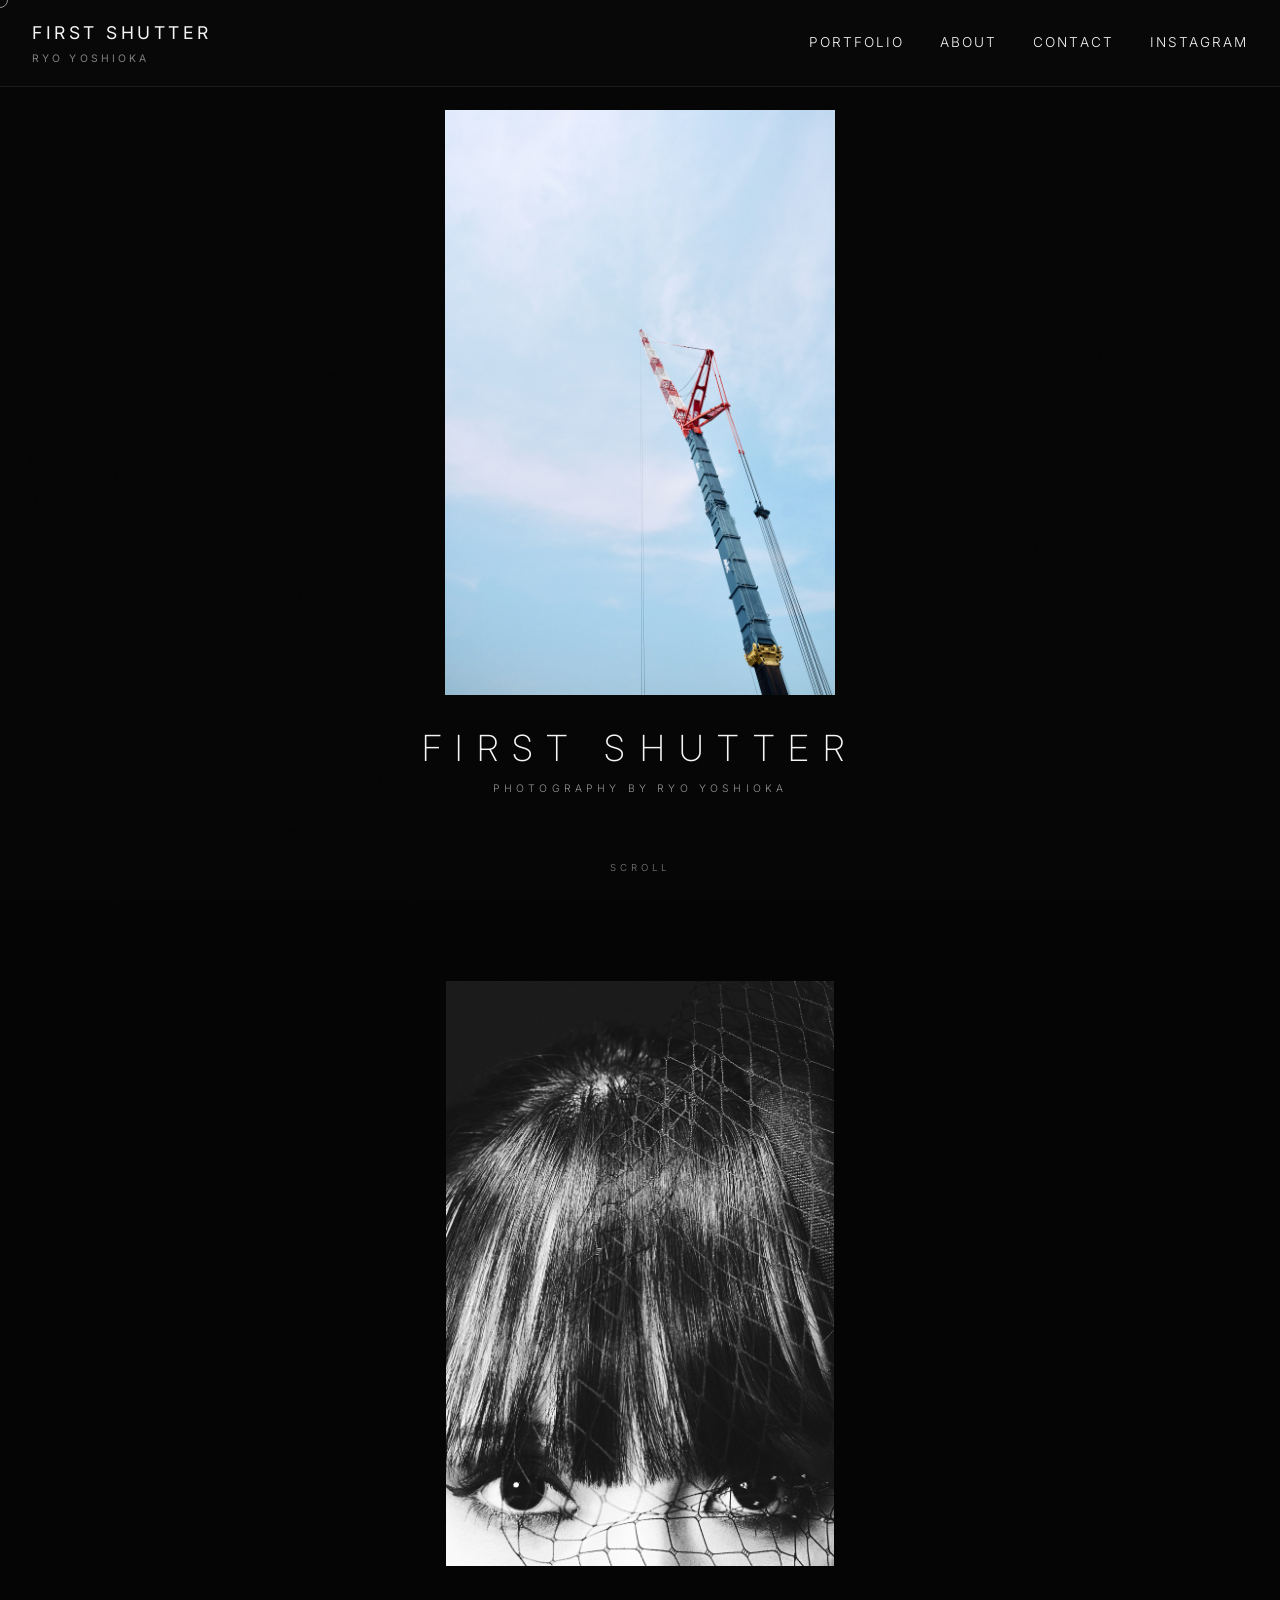
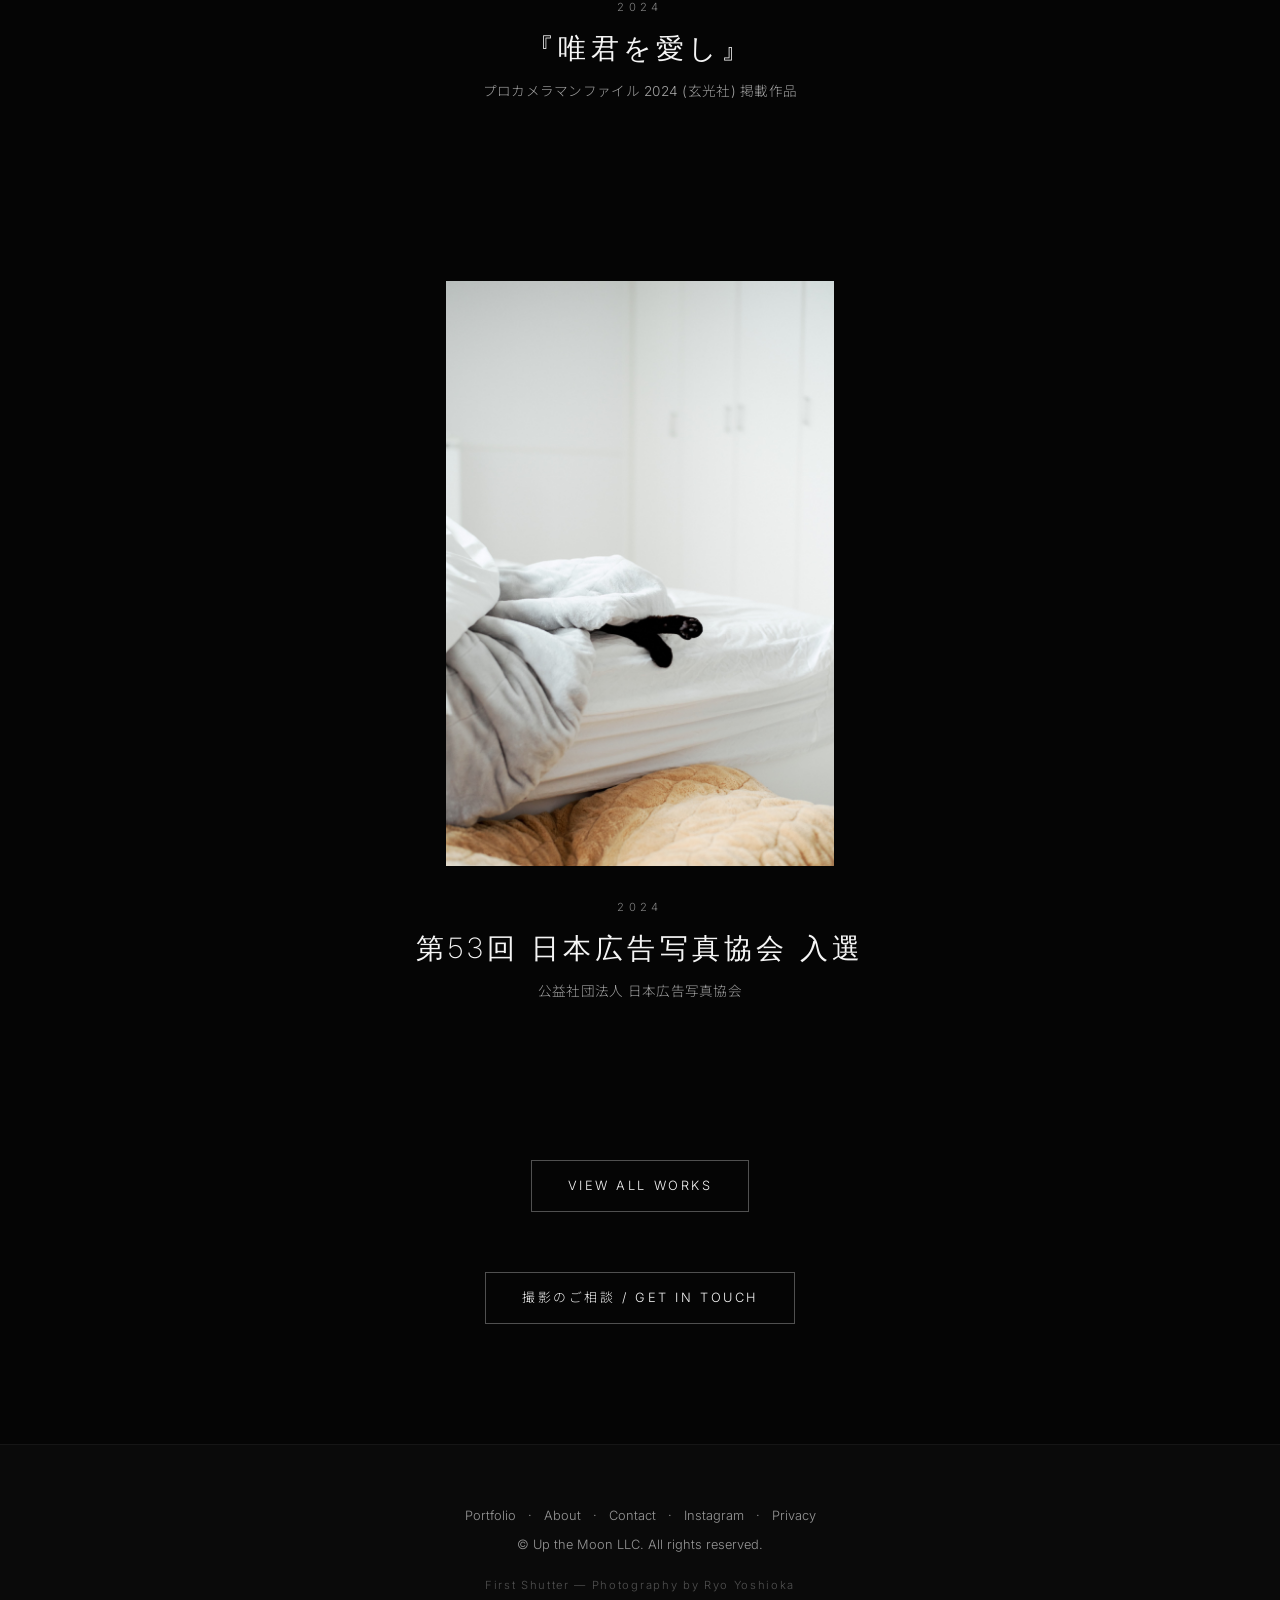
<file: index.html>
<!DOCTYPE html>
<html lang="ja">
<head>
<meta charset="UTF-8">
<meta name="viewport" content="width=device-width, initial-scale=1.0">
<title>First Shutter | Ryo Yoshioka — Photography</title>
<meta name="description" content="First Shutter — 愛知を拠点とするフォトグラファー、吉岡涼。ポートレート・風景・コマーシャル・ウェディング・空撮 (一等無人航空機操縦士)。Tokyo International Foto Awards 入選。日本広告写真協会 各賞入選。">
<link rel="canonical" href="https://frist-shutter.com/">
<meta property="og:title" content="First Shutter | Ryo Yoshioka — Photography">
<meta property="og:description" content="愛知拠点のフォトグラファー、吉岡涼。ポートレート・風景・コマーシャル・ウェディング・空撮。">
<meta property="og:type" content="website">
<meta property="og:locale" content="ja_JP">
<meta property="og:url" content="https://frist-shutter.com/">
<meta property="og:image" content="https://frist-shutter.com/assets/images/hero/og.jpg">
<meta property="og:site_name" content="First Shutter">
<meta name="twitter:card" content="summary_large_image">
<meta name="twitter:title" content="First Shutter | Ryo Yoshioka">
<meta name="twitter:description" content="愛知拠点のフォトグラファー、吉岡涼。Tokyo International Foto Awards 入選・日本広告写真協会 入選。">
<meta name="twitter:image" content="https://frist-shutter.com/assets/images/hero/og.jpg">

<script type="application/ld+json">
{
  "@context": "https://schema.org",
  "@graph": [
    {
      "@type": "Person",
      "@id": "https://frist-shutter.com/#ryo-yoshioka",
      "name": "吉岡 涼",
      "alternateName": "Ryo Yoshioka",
      "jobTitle": "Photographer",
      "url": "https://frist-shutter.com/",
      "sameAs": [
        "https://instagram.com/roythemoon"
      ],
      "award": [
        "Tokyo International Foto Awards 2022 入選",
        "International Photography Awards 2022 入選",
        "International Photography Awards 2023 入選 (4作品)",
        "第53回 公益社団法人 日本広告写真協会 入選 2024"
      ],
      "hasCredential": {
        "@type": "EducationalOccupationalCredential",
        "credentialCategory": "license",
        "name": "一等無人航空機操縦士",
        "dateCreated": "2025"
      },
      "worksFor": {
        "@type": "Organization",
        "name": "Up the Moon合同会社",
        "url": "https://upthemoon.co.jp/"
      }
    },
    {
      "@type": "ProfessionalService",
      "@id": "https://frist-shutter.com/#business",
      "name": "First Shutter",
      "alternateName": "ファースト・シャッター",
      "url": "https://frist-shutter.com/",
      "description": "愛知拠点のフォトグラファー、吉岡涼。ポートレート・風景・コマーシャル・ウェディング・空撮。",
      "founder": { "@id": "https://frist-shutter.com/#ryo-yoshioka" },
      "foundingDate": "2022",
      "parentOrganization": {
        "@type": "Organization",
        "name": "Up the Moon合同会社",
        "url": "https://upthemoon.co.jp/"
      },
      "areaServed": {
        "@type": "AdministrativeArea",
        "name": "愛知県"
      },
      "knowsAbout": ["ポートレート撮影", "風景撮影", "コマーシャル撮影", "ウェディング撮影", "ドローン空撮"]
    }
  ]
}
</script>

<link rel="preconnect" href="https://fonts.googleapis.com">
<link rel="preconnect" href="https://fonts.gstatic.com" crossorigin>
<link href="https://fonts.googleapis.com/css2?family=Inter:wght@200;300;400&family=Noto+Sans+JP:wght@300;400&family=Noto+Serif+JP:wght@300;400&display=swap" rel="stylesheet">
<link rel="stylesheet" href="assets/css/style.css">
</head>
<body>

<div class="loading-overlay" id="loadingOverlay">
  <div class="loading-text">FIRST&nbsp;SHUTTER</div>
</div>
<div class="grain-overlay"></div>

<header class="site-header">
  <div class="nav">
    <a href="/" class="brand">
      First Shutter
      <small>Ryo Yoshioka</small>
    </a>
    <button class="nav-toggle" aria-label="メニューを開く" aria-expanded="false" aria-controls="primary-nav">&#9776;</button>
    <nav class="nav-links">
      <a href="/portfolio.html">Portfolio</a>
      <a href="/about.html">About</a>
      <a href="/contact.html">Contact</a>
      <a href="https://instagram.com/roythemoon" target="_blank" rel="noopener">Instagram</a>
    </nav>
  </div>
</header>

<main>

<section class="hero">
  <div class="hero-stage">
    <div class="hero-slide active"><img src="assets/images/work/04.jpg" alt="ポートレート / 撮影 吉岡涼 (First Shutter・愛知)"></div>
    <div class="hero-slide"><img src="assets/images/work/07.jpg" alt="ポートレート / 撮影 吉岡涼 (First Shutter・愛知)"></div>
  </div>
  <div class="hero-text fade-in">
    <h1 class="hero-title">First Shutter</h1>
    <p class="hero-subtitle">Photography by Ryo Yoshioka</p>
  </div>
  <a href="#selected" class="hero-scroll">Scroll</a>
</section>

<section id="selected" class="cinema-section">
  <article class="cinema-item">
    <div class="cinema-image">
      <img src="assets/images/work/01.jpg" alt="『唯君を愛し』— プロカメラマンファイル 2024 (玄光社) 掲載 / 撮影 吉岡涼" loading="lazy">
    </div>
    <div class="cinema-caption">
      <span class="year">2024</span>
      <h3>『唯君を愛し』</h3>
      <p class="note">プロカメラマンファイル 2024 (玄光社) 掲載作品</p>
    </div>
  </article>

  <article class="cinema-item">
    <div class="cinema-image">
      <img src="assets/images/work/03.jpg" alt="第53回 公益社団法人 日本広告写真協会 入選作品 — 2024 / 撮影 吉岡涼" loading="lazy">
    </div>
    <div class="cinema-caption">
      <span class="year">2024</span>
      <h3>第53回 日本広告写真協会 入選</h3>
      <p class="note">公益社団法人 日本広告写真協会</p>
    </div>
  </article>

  <div class="text-center" style="padding: 60px 24px 60px;">
    <a href="/portfolio.html" class="cta-link">View All Works</a>
  </div>

  <div class="text-center" style="padding: 0 24px 120px;">
    <a href="/contact.html" class="cta-link">撮影のご相談 / Get in Touch</a>
  </div>
</section>

</main>

<script src="assets/js/main.js"></script>

<footer class="site-footer">
  <p>
    <a href="/portfolio.html">Portfolio</a> ·
    <a href="/about.html">About</a> ·
    <a href="/contact.html">Contact</a> ·
    <a href="https://instagram.com/roythemoon" target="_blank" rel="noopener">Instagram</a> ·
    <a href="/privacy.html">Privacy</a>
  </p>
  <p>© Up the Moon LLC. All rights reserved.</p>
  <p class="footer-meta">First Shutter — Photography by Ryo Yoshioka</p>
</footer>

</body>
</html>
</file>
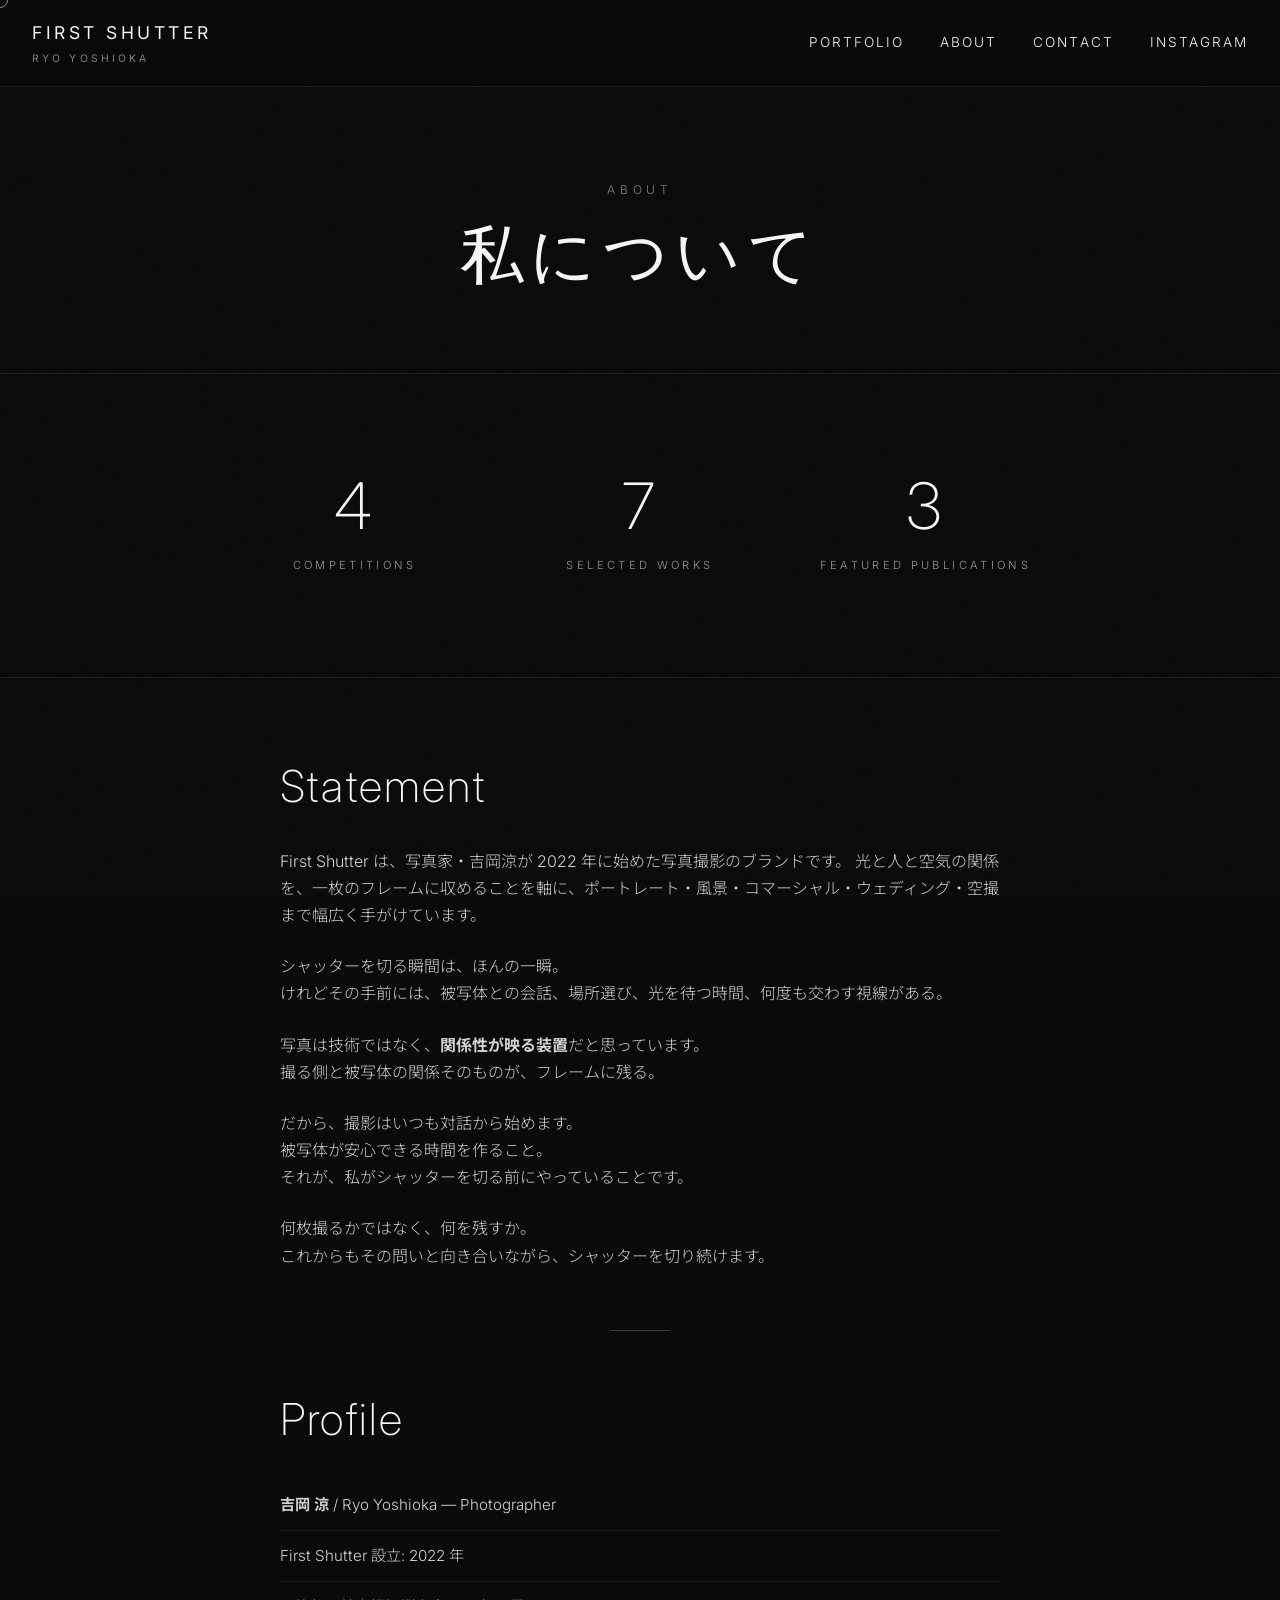
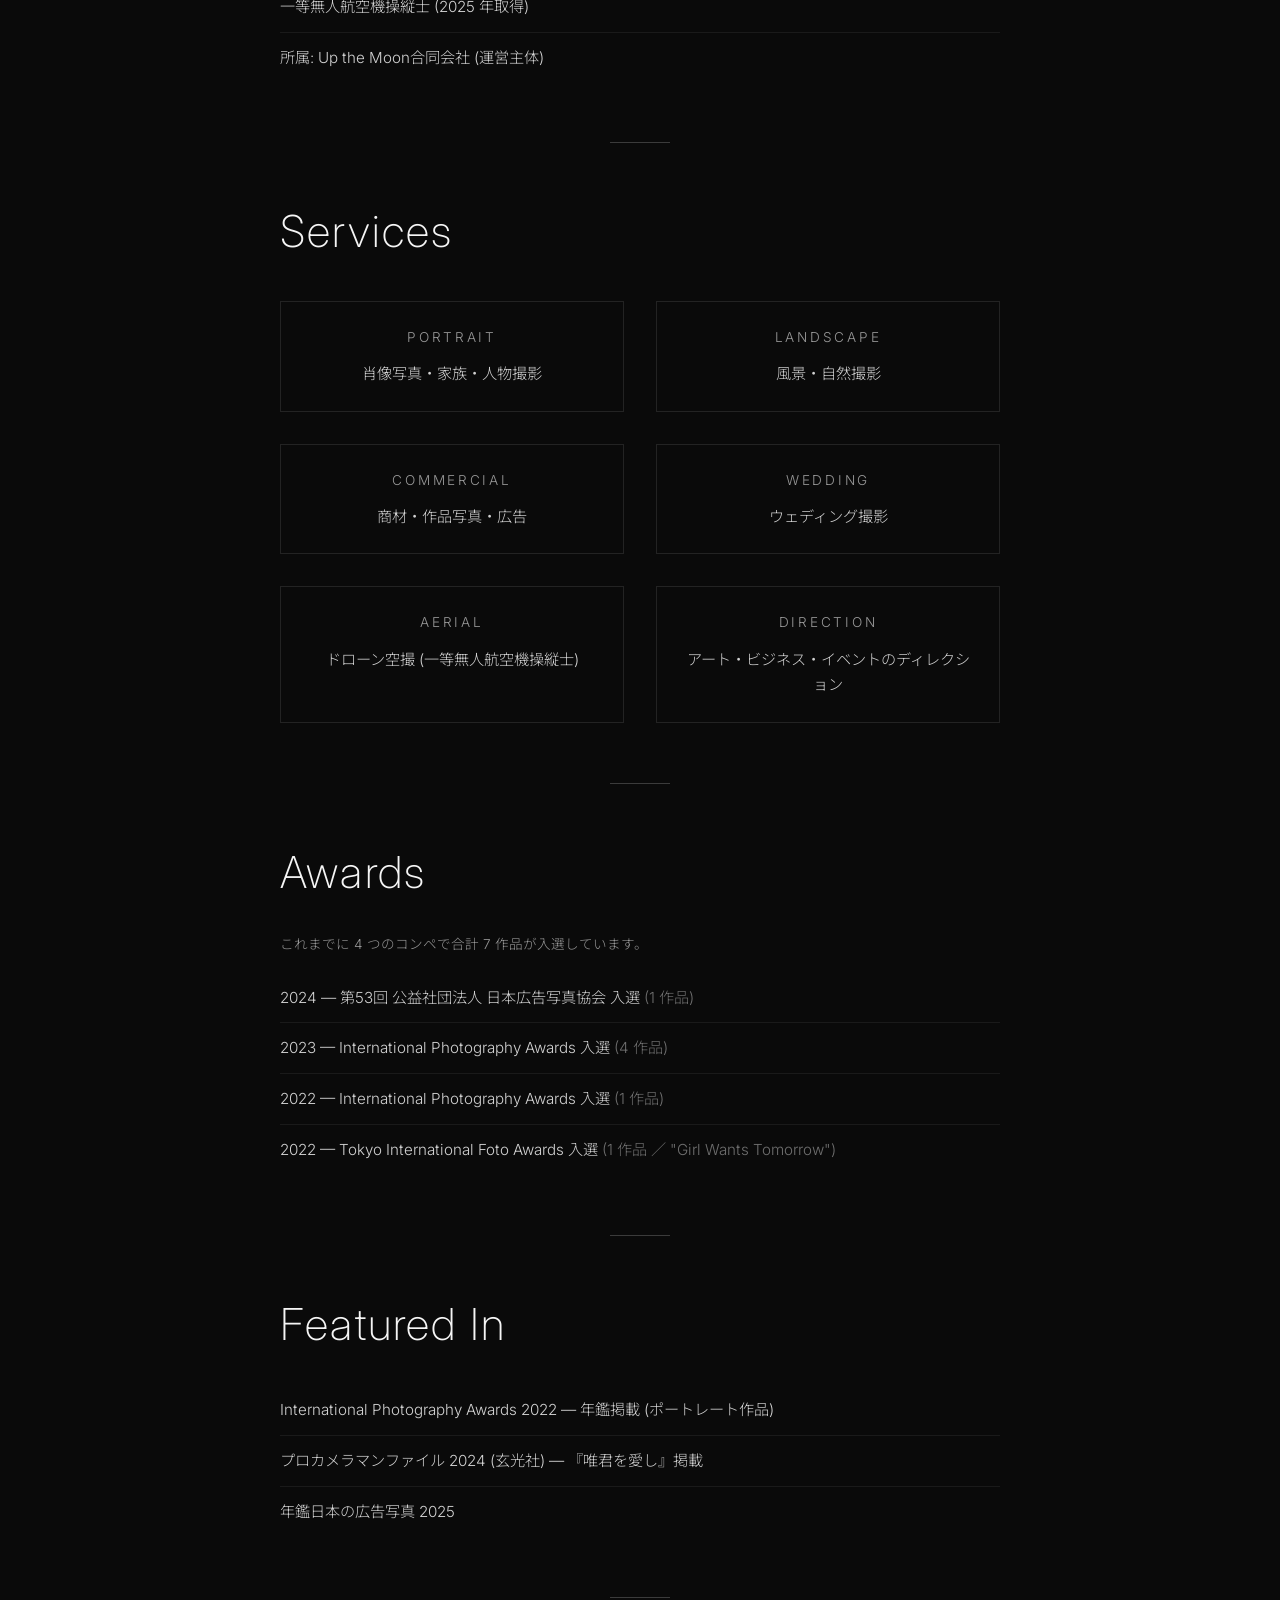
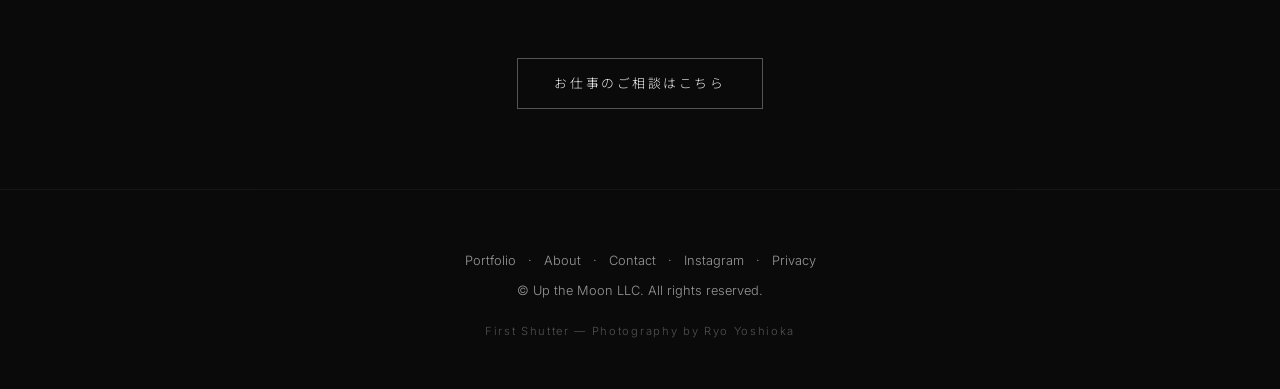
<file: about.html>
<!DOCTYPE html>
<html lang="ja">
<head>
<meta charset="UTF-8">
<meta name="viewport" content="width=device-width, initial-scale=1.0">
<title>About | First Shutter — Ryo Yoshioka</title>
<meta name="description" content="First Shutter — 愛知を拠点とするフォトグラファー、吉岡涼のプロフィール・撮影サービス・受賞歴。Tokyo International Foto Awards / Int'l photography awards / 日本広告写真協会 各賞入選。一等無人航空機操縦士 (2025)。">
<link rel="canonical" href="https://frist-shutter.com/about.html">
<meta property="og:title" content="About | First Shutter">
<meta property="og:description" content="愛知拠点のフォトグラファー、吉岡涼のプロフィール・撮影サービス・受賞歴。">
<meta property="og:type" content="website">
<meta property="og:locale" content="ja_JP">
<meta property="og:url" content="https://frist-shutter.com/about.html">
<meta property="og:image" content="https://frist-shutter.com/assets/images/hero/og.jpg">

<link rel="preconnect" href="https://fonts.googleapis.com">
<link rel="preconnect" href="https://fonts.gstatic.com" crossorigin>
<link href="https://fonts.googleapis.com/css2?family=Inter:wght@200;300;400&family=Noto+Sans+JP:wght@300;400&family=Noto+Serif+JP:wght@300;400&display=swap" rel="stylesheet">
<link rel="stylesheet" href="assets/css/style.css">
</head>
<body>

<div class="grain-overlay"></div>

<header class="site-header">
  <div class="nav">
    <a href="/" class="brand">
      First Shutter
      <small>Ryo Yoshioka</small>
    </a>
    <button class="nav-toggle" aria-label="メニューを開く" aria-expanded="false" aria-controls="primary-nav">&#9776;</button>
    <nav class="nav-links">
      <a href="/portfolio.html">Portfolio</a>
      <a href="/about.html">About</a>
      <a href="/contact.html">Contact</a>
      <a href="https://instagram.com/roythemoon" target="_blank" rel="noopener">Instagram</a>
    </nav>
  </div>
</header>

<main>

<section class="page-hero">
  <div class="en-label">About</div>
  <h1>私について</h1>
</section>

<section class="stats-section">
  <div class="stats">
    <div class="stat fade-in">
      <span class="stat-number" data-target="4">0</span>
      <span class="stat-label">Competitions</span>
    </div>
    <div class="stat fade-in">
      <span class="stat-number" data-target="7">0</span>
      <span class="stat-label">Selected Works</span>
    </div>
    <div class="stat fade-in">
      <span class="stat-number" data-target="3">0</span>
      <span class="stat-label">Featured Publications</span>
    </div>
  </div>
</section>

<section class="section-sm">
  <div class="about-section">
    <h2>Statement</h2>
    <p>
      First Shutter は、写真家・吉岡涼が 2022 年に始めた写真撮影のブランドです。
      光と人と空気の関係を、一枚のフレームに収めることを軸に、ポートレート・風景・コマーシャル・ウェディング・空撮まで幅広く手がけています。
    </p>
    <p>
      シャッターを切る瞬間は、ほんの一瞬。<br>
      けれどその手前には、被写体との会話、場所選び、光を待つ時間、何度も交わす視線がある。
    </p>
    <p>
      写真は技術ではなく、<strong>関係性が映る装置</strong>だと思っています。<br>
      撮る側と被写体の関係そのものが、フレームに残る。
    </p>
    <p>
      だから、撮影はいつも対話から始めます。<br>
      被写体が安心できる時間を作ること。<br>
      それが、私がシャッターを切る前にやっていることです。
    </p>
    <p>
      何枚撮るかではなく、何を残すか。<br>
      これからもその問いと向き合いながら、シャッターを切り続けます。
    </p>

    <div class="about-divider"></div>

    <h2>Profile</h2>
    <ul class="credits-list">
      <li><strong>吉岡 涼</strong> / Ryo Yoshioka — Photographer</li>
      <li>First Shutter 設立: 2022 年</li>
      <li>一等無人航空機操縦士 (2025 年取得)</li>
      <li>所属: Up the Moon合同会社 (運営主体)</li>
    </ul>

    <div class="about-divider"></div>

    <h2>Services</h2>
    <div class="services-grid">
      <div class="service-item">
        <h4>Portrait</h4>
        <p>肖像写真・家族・人物撮影</p>
      </div>
      <div class="service-item">
        <h4>Landscape</h4>
        <p>風景・自然撮影</p>
      </div>
      <div class="service-item">
        <h4>Commercial</h4>
        <p>商材・作品写真・広告</p>
      </div>
      <div class="service-item">
        <h4>Wedding</h4>
        <p>ウェディング撮影</p>
      </div>
      <div class="service-item">
        <h4>Aerial</h4>
        <p>ドローン空撮 (一等無人航空機操縦士)</p>
      </div>
      <div class="service-item">
        <h4>Direction</h4>
        <p>アート・ビジネス・イベントのディレクション</p>
      </div>
    </div>

    <div class="about-divider"></div>

    <h2>Awards</h2>
    <p style="opacity:0.6; font-size:0.85rem; margin-bottom: 16px;">これまでに 4 つのコンペで合計 7 作品が入選しています。</p>
    <ul class="credits-list">
      <li>2024 — 第53回 公益社団法人 日本広告写真協会 入選 <span style="opacity:0.5;">(1 作品)</span></li>
      <li>2023 — International Photography Awards 入選 <span style="opacity:0.5;">(4 作品)</span></li>
      <li>2022 — International Photography Awards 入選 <span style="opacity:0.5;">(1 作品)</span></li>
      <li>2022 — Tokyo International Foto Awards 入選 <span style="opacity:0.5;">(1 作品 ／ "Girl Wants Tomorrow")</span></li>
    </ul>

    <div class="about-divider"></div>

    <h2>Featured In</h2>
    <ul class="credits-list">
      <li>International Photography Awards 2022 — 年鑑掲載 (ポートレート作品)</li>
      <li>プロカメラマンファイル 2024 (玄光社) — 『唯君を愛し』掲載</li>
      <li>年鑑日本の広告写真 2025</li>
    </ul>

    <div class="about-divider"></div>

    <div class="text-center">
      <a href="/contact.html" class="cta-link">お仕事のご相談はこちら</a>
    </div>
  </div>
</section>

</main>

<script src="assets/js/main.js"></script>

<footer class="site-footer">
  <p>
    <a href="/portfolio.html">Portfolio</a> ·
    <a href="/about.html">About</a> ·
    <a href="/contact.html">Contact</a> ·
    <a href="https://instagram.com/roythemoon" target="_blank" rel="noopener">Instagram</a> ·
    <a href="/privacy.html">Privacy</a>
  </p>
  <p>© Up the Moon LLC. All rights reserved.</p>
  <p class="footer-meta">First Shutter — Photography by Ryo Yoshioka</p>
</footer>

</body>
</html>
</file>
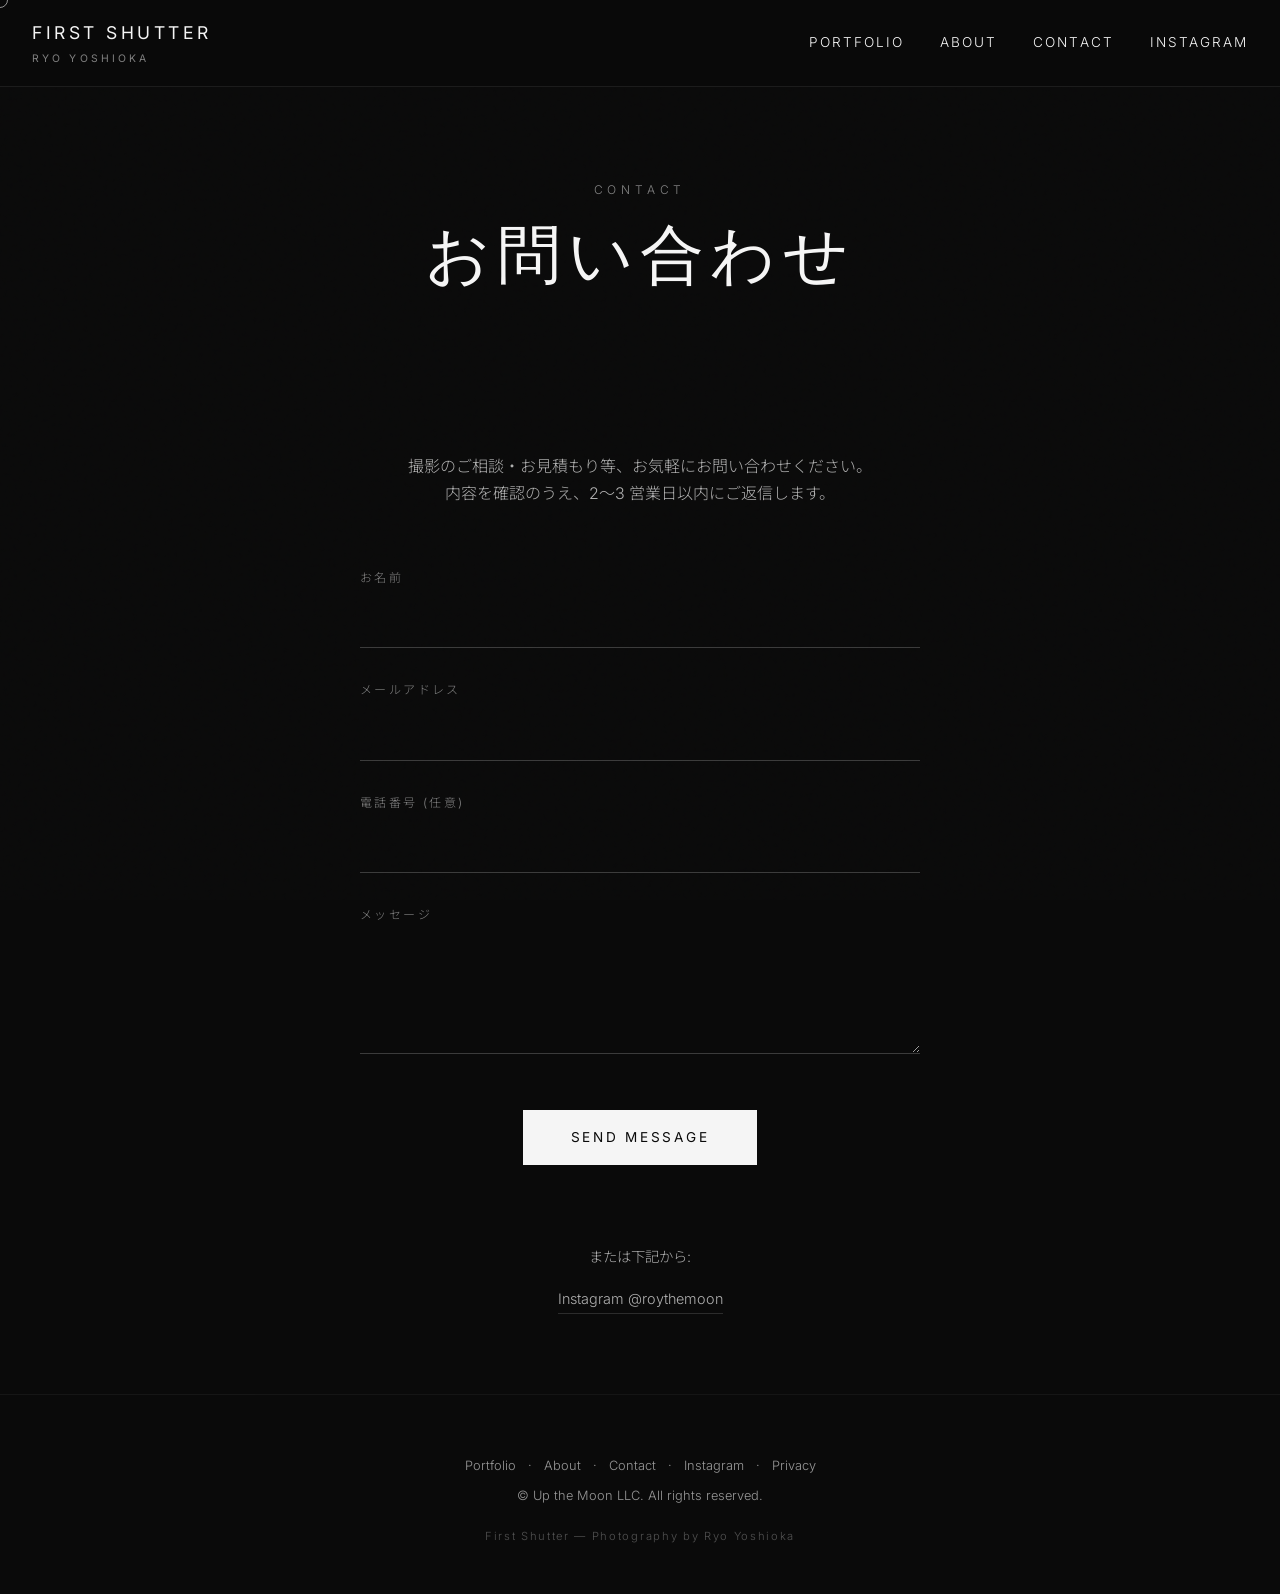
<file: contact.html>
<!DOCTYPE html>
<html lang="ja">
<head>
<meta charset="UTF-8">
<meta name="viewport" content="width=device-width, initial-scale=1.0">
<title>Contact | First Shutter</title>
<meta name="description" content="First Shutter (吉岡涼・愛知) へのお問い合わせ。撮影のご相談・お見積もり等、お気軽にどうぞ。">
<link rel="canonical" href="https://frist-shutter.com/contact.html">
<meta property="og:title" content="Contact | First Shutter">
<meta property="og:description" content="愛知拠点のフォトグラファー、吉岡涼へのお問い合わせ。撮影のご相談・お見積もり。">
<meta property="og:type" content="website">
<meta property="og:locale" content="ja_JP">
<meta property="og:url" content="https://frist-shutter.com/contact.html">
<meta property="og:image" content="https://frist-shutter.com/assets/images/hero/og.jpg">

<link rel="preconnect" href="https://fonts.googleapis.com">
<link rel="preconnect" href="https://fonts.gstatic.com" crossorigin>
<link href="https://fonts.googleapis.com/css2?family=Inter:wght@200;300;400&family=Noto+Sans+JP:wght@300;400&family=Noto+Serif+JP:wght@300;400&display=swap" rel="stylesheet">
<link rel="stylesheet" href="assets/css/style.css">
</head>
<body>

<div class="grain-overlay"></div>

<header class="site-header">
  <div class="nav">
    <a href="/" class="brand">
      First Shutter
      <small>Ryo Yoshioka</small>
    </a>
    <button class="nav-toggle" aria-label="メニューを開く" aria-expanded="false" aria-controls="primary-nav">&#9776;</button>
    <nav class="nav-links">
      <a href="/portfolio.html">Portfolio</a>
      <a href="/about.html">About</a>
      <a href="/contact.html">Contact</a>
      <a href="https://instagram.com/roythemoon" target="_blank" rel="noopener">Instagram</a>
    </nav>
  </div>
</header>

<main>

<section class="page-hero">
  <div class="en-label">Contact</div>
  <h1>お問い合わせ</h1>
</section>

<section class="section-sm">
  <div class="container-narrow">
    <p style="text-align:center; opacity:0.7; margin-bottom: 60px;">
      撮影のご相談・お見積もり等、お気軽にお問い合わせください。<br>
      内容を確認のうえ、2〜3 営業日以内にご返信します。
    </p>

    <form class="contact-form" action="https://formspree.io/f/xwvywkpw" method="POST">
      <div class="form-group">
        <label for="name">お名前</label>
        <input type="text" id="name" name="name" required>
      </div>
      <div class="form-group">
        <label for="email">メールアドレス</label>
        <input type="email" id="email" name="email" required>
      </div>
      <div class="form-group">
        <label for="phone">電話番号 (任意)</label>
        <input type="tel" id="phone" name="phone">
      </div>
      <div class="form-group">
        <label for="message">メッセージ</label>
        <textarea id="message" name="message" required></textarea>
      </div>
      <div class="text-center">
        <button type="submit" class="btn-submit">Send Message</button>
      </div>
    </form>

    <div class="contact-info">
      <p>または下記から:</p>
      <a href="https://instagram.com/roythemoon" target="_blank" rel="noopener">Instagram @roythemoon</a>
    </div>
  </div>
</section>

</main>

<script src="assets/js/main.js"></script>

<footer class="site-footer">
  <p>
    <a href="/portfolio.html">Portfolio</a> ·
    <a href="/about.html">About</a> ·
    <a href="/contact.html">Contact</a> ·
    <a href="https://instagram.com/roythemoon" target="_blank" rel="noopener">Instagram</a> ·
    <a href="/privacy.html">Privacy</a>
  </p>
  <p>© Up the Moon LLC. All rights reserved.</p>
  <p class="footer-meta">First Shutter — Photography by Ryo Yoshioka</p>
</footer>

</body>
</html>
</file>
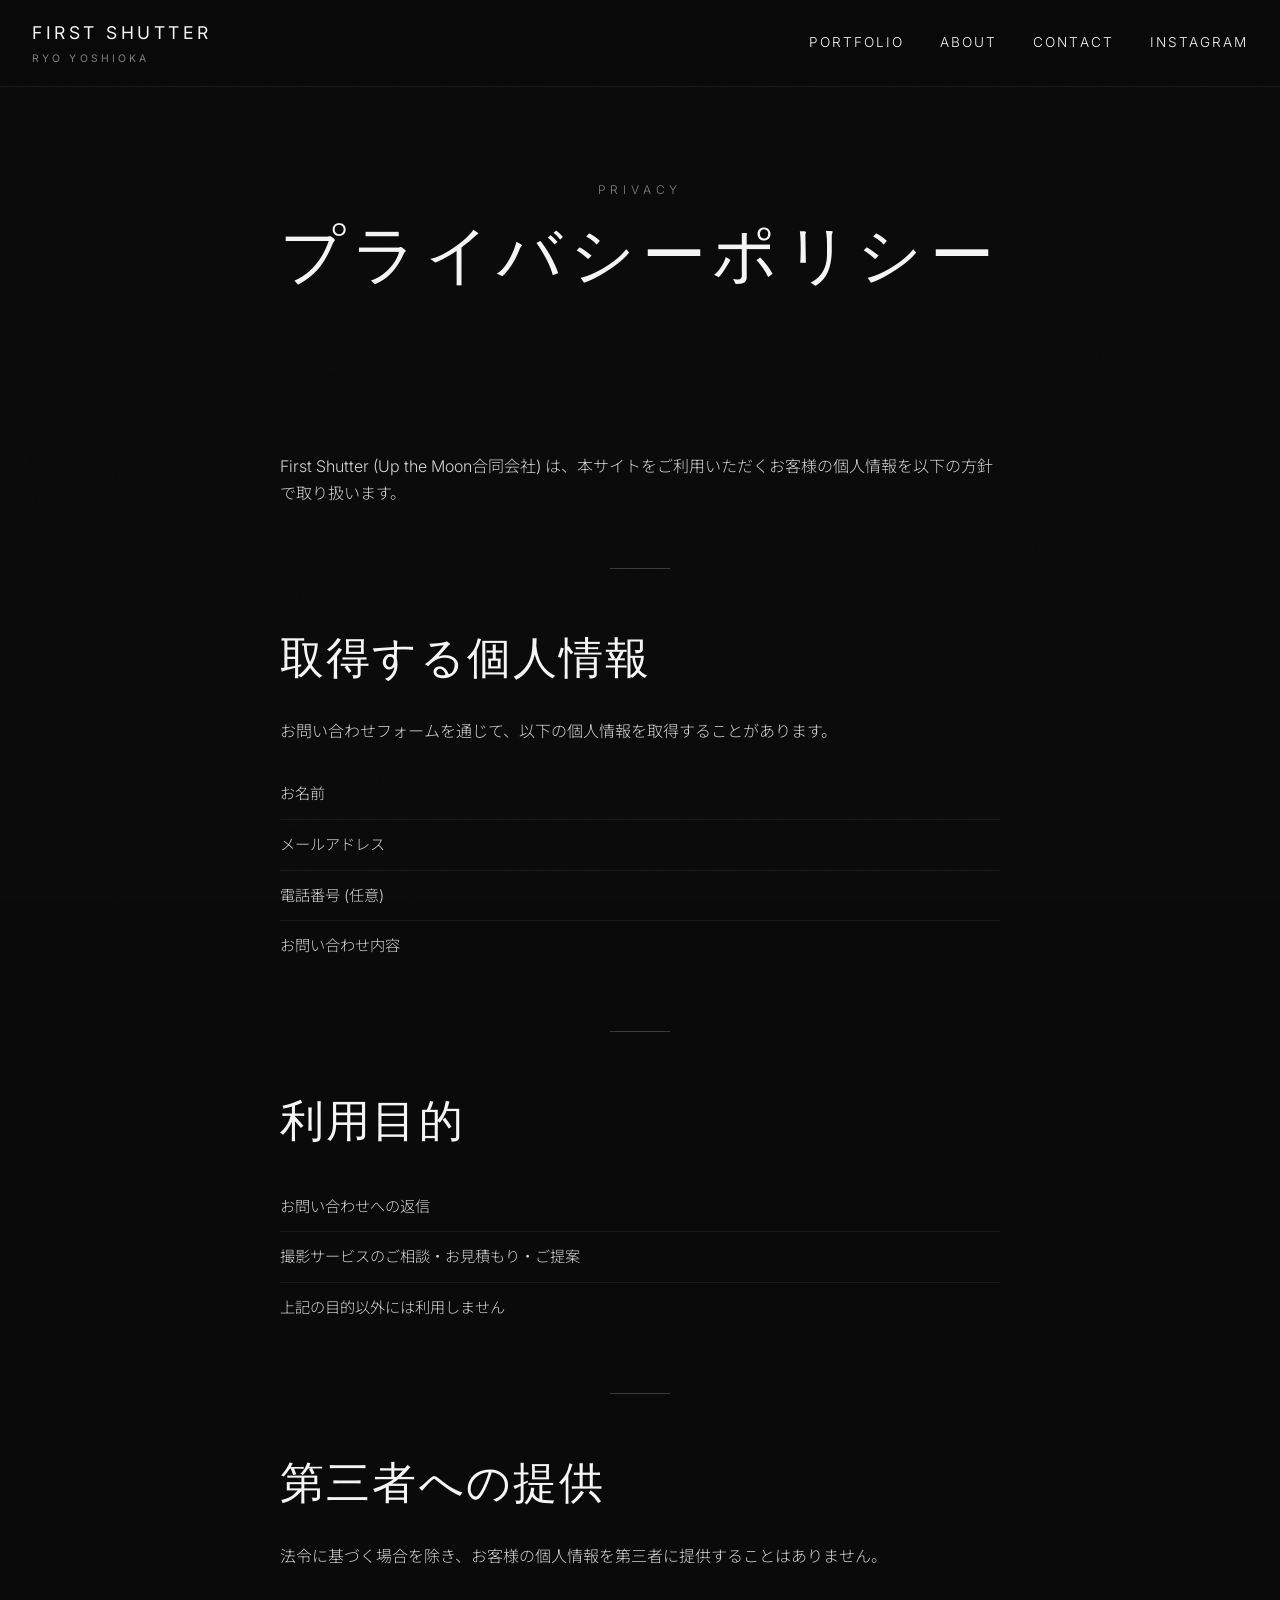
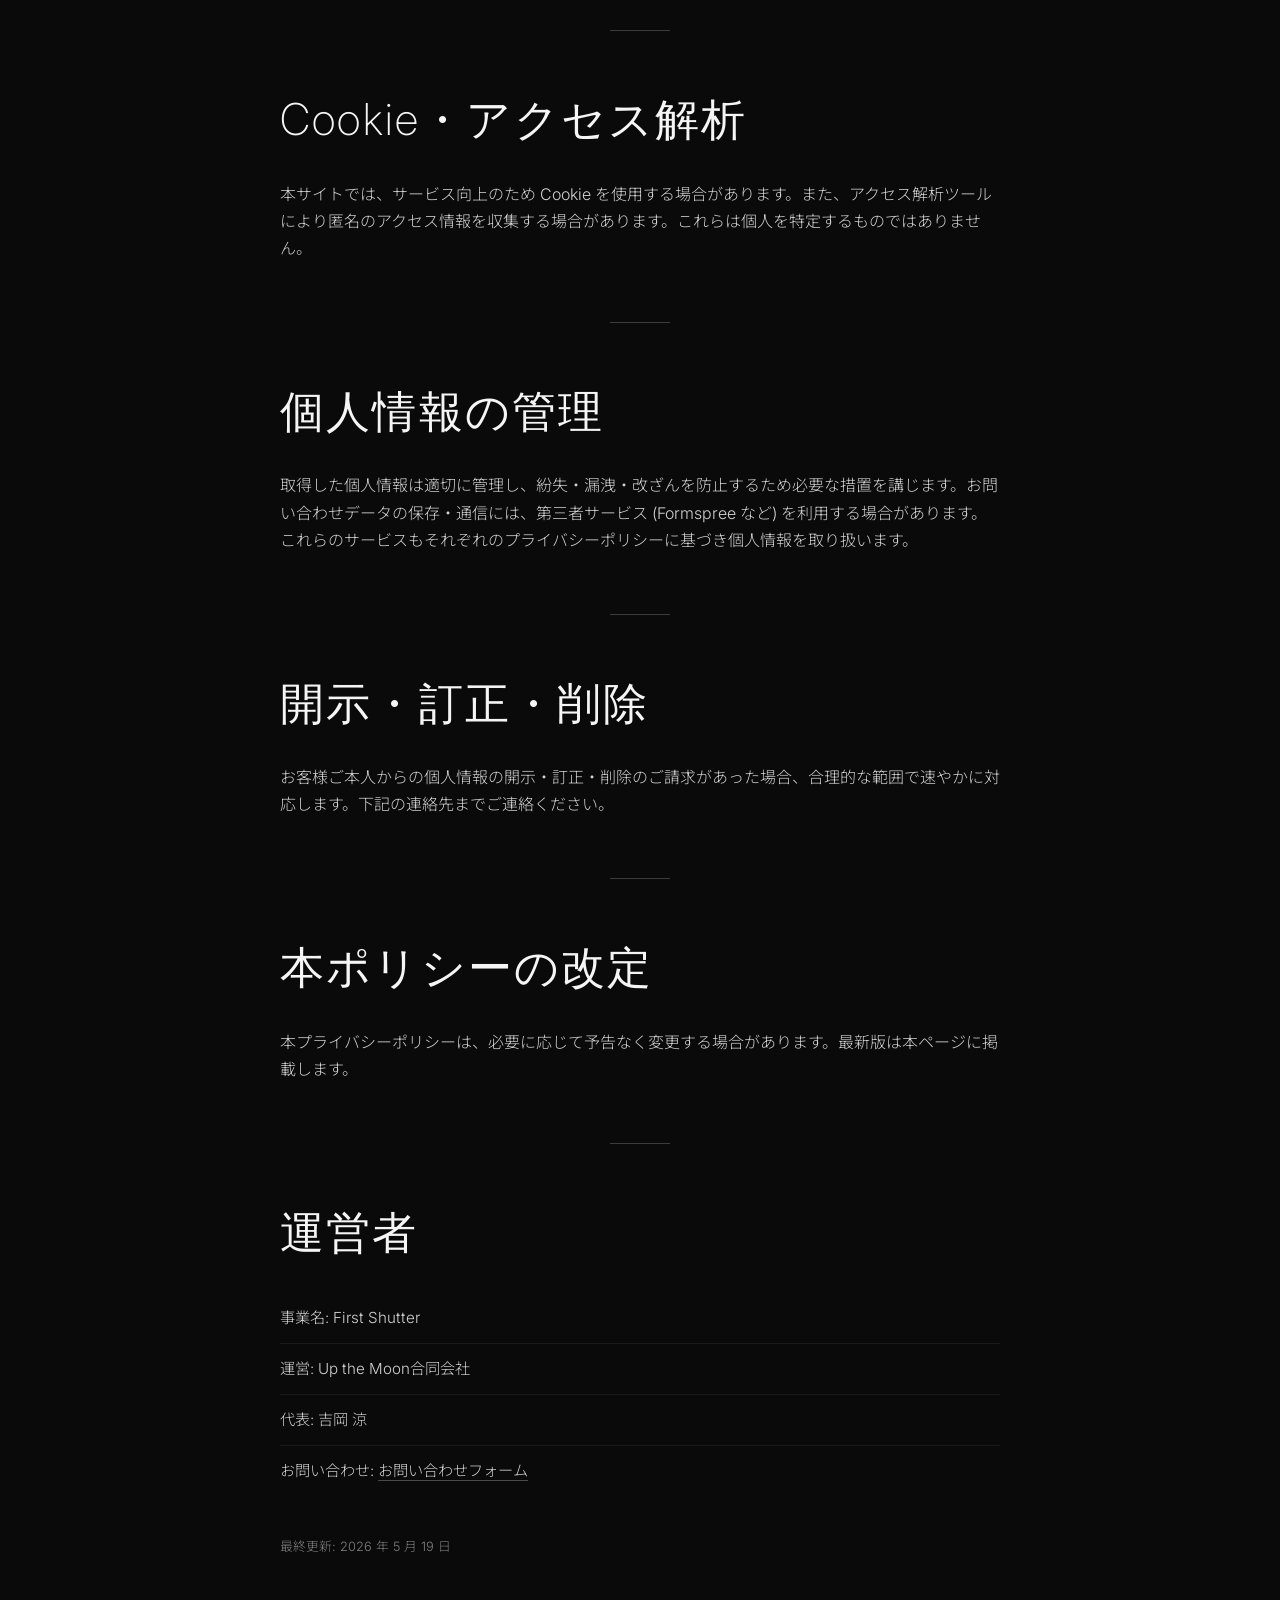
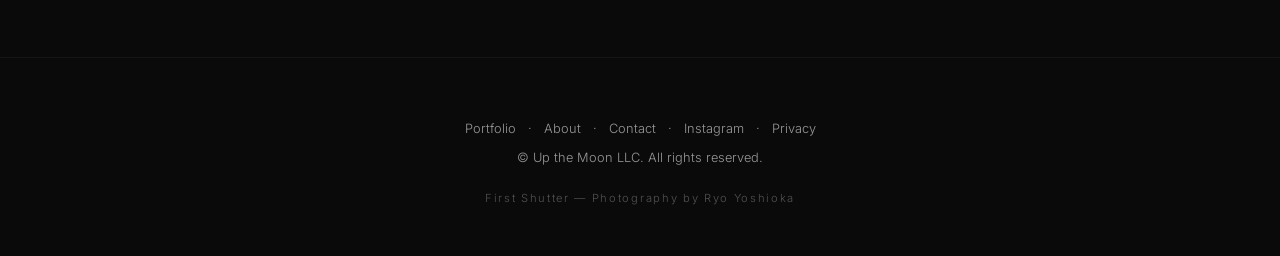
<file: privacy.html>
<!DOCTYPE html>
<html lang="ja">
<head>
<meta charset="UTF-8">
<meta name="viewport" content="width=device-width, initial-scale=1.0">
<title>Privacy Policy | First Shutter</title>
<meta name="description" content="First Shutter (Up the Moon合同会社) のプライバシーポリシー。お問い合わせフォームで取得する個人情報の取り扱いについて。">
<link rel="canonical" href="https://frist-shutter.com/privacy.html">
<meta name="robots" content="noindex, follow">

<link rel="preconnect" href="https://fonts.googleapis.com">
<link rel="preconnect" href="https://fonts.gstatic.com" crossorigin>
<link href="https://fonts.googleapis.com/css2?family=Inter:wght@200;300;400&family=Noto+Sans+JP:wght@300;400&family=Noto+Serif+JP:wght@300;400&display=swap" rel="stylesheet">
<link rel="stylesheet" href="assets/css/style.css">
</head>
<body>

<div class="grain-overlay"></div>

<header class="site-header">
  <div class="nav">
    <a href="/" class="brand">
      First Shutter
      <small>Ryo Yoshioka</small>
    </a>
    <button class="nav-toggle" aria-label="メニューを開く" aria-expanded="false" aria-controls="primary-nav">&#9776;</button>
    <nav class="nav-links">
      <a href="/portfolio.html">Portfolio</a>
      <a href="/about.html">About</a>
      <a href="/contact.html">Contact</a>
      <a href="https://instagram.com/roythemoon" target="_blank" rel="noopener">Instagram</a>
    </nav>
  </div>
</header>

<main>

<section class="page-hero">
  <div class="en-label">Privacy</div>
  <h1>プライバシーポリシー</h1>
</section>

<section class="section-sm">
  <div class="about-section">
    <p style="opacity:0.85;">First Shutter (Up the Moon合同会社) は、本サイトをご利用いただくお客様の個人情報を以下の方針で取り扱います。</p>

    <div class="about-divider"></div>

    <h2>取得する個人情報</h2>
    <p>お問い合わせフォームを通じて、以下の個人情報を取得することがあります。</p>
    <ul class="credits-list">
      <li>お名前</li>
      <li>メールアドレス</li>
      <li>電話番号 (任意)</li>
      <li>お問い合わせ内容</li>
    </ul>

    <div class="about-divider"></div>

    <h2>利用目的</h2>
    <ul class="credits-list">
      <li>お問い合わせへの返信</li>
      <li>撮影サービスのご相談・お見積もり・ご提案</li>
      <li>上記の目的以外には利用しません</li>
    </ul>

    <div class="about-divider"></div>

    <h2>第三者への提供</h2>
    <p>法令に基づく場合を除き、お客様の個人情報を第三者に提供することはありません。</p>

    <div class="about-divider"></div>

    <h2>Cookie・アクセス解析</h2>
    <p>本サイトでは、サービス向上のため Cookie を使用する場合があります。また、アクセス解析ツールにより匿名のアクセス情報を収集する場合があります。これらは個人を特定するものではありません。</p>

    <div class="about-divider"></div>

    <h2>個人情報の管理</h2>
    <p>取得した個人情報は適切に管理し、紛失・漏洩・改ざんを防止するため必要な措置を講じます。お問い合わせデータの保存・通信には、第三者サービス (Formspree など) を利用する場合があります。これらのサービスもそれぞれのプライバシーポリシーに基づき個人情報を取り扱います。</p>

    <div class="about-divider"></div>

    <h2>開示・訂正・削除</h2>
    <p>お客様ご本人からの個人情報の開示・訂正・削除のご請求があった場合、合理的な範囲で速やかに対応します。下記の連絡先までご連絡ください。</p>

    <div class="about-divider"></div>

    <h2>本ポリシーの改定</h2>
    <p>本プライバシーポリシーは、必要に応じて予告なく変更する場合があります。最新版は本ページに掲載します。</p>

    <div class="about-divider"></div>

    <h2>運営者</h2>
    <ul class="credits-list">
      <li>事業名: First Shutter</li>
      <li>運営: Up the Moon合同会社</li>
      <li>代表: 吉岡 涼</li>
      <li>お問い合わせ: <a href="/contact.html" style="color: inherit; border-bottom: 1px solid rgba(255,255,255,0.3);">お問い合わせフォーム</a></li>
    </ul>

    <p style="opacity: 0.5; font-size: 0.8rem; margin-top: 40px;">最終更新: 2026 年 5 月 19 日</p>
  </div>
</section>

</main>

<footer class="site-footer">
  <p>
    <a href="/portfolio.html">Portfolio</a> ·
    <a href="/about.html">About</a> ·
    <a href="/contact.html">Contact</a> ·
    <a href="https://instagram.com/roythemoon" target="_blank" rel="noopener">Instagram</a> ·
    <a href="/privacy.html">Privacy</a>
  </p>
  <p>© Up the Moon LLC. All rights reserved.</p>
  <p class="footer-meta">First Shutter — Photography by Ryo Yoshioka</p>
</footer>

</body>
</html>
</file>
<file: assets/css/style.css>
/* ===== First Shutter — ミニマル写真ギャラリー (黒系・余白重視) ===== */

/* Reset + base */
*, *::before, *::after { box-sizing: border-box; margin: 0; padding: 0; }
html { scroll-behavior: smooth; -webkit-text-size-adjust: 100%; }

/* Accessibility — フォーカスリング (keyboard navigation のみ表示) */
:focus { outline: none; }
:focus-visible {
  outline: 2px solid rgba(245, 245, 245, 0.6);
  outline-offset: 4px;
}
html, body { overflow-x: clip; }
body {
  background: #0a0a0a;
  color: #f5f5f5;
  font-family: 'Inter', 'Noto Sans JP', -apple-system, sans-serif;
  font-weight: 300;
  line-height: 1.7;
  -webkit-font-smoothing: antialiased;
  text-rendering: optimizeLegibility;
}
img { max-width: 100%; height: auto; display: block; }
a { color: inherit; text-decoration: none; transition: opacity 0.2s ease; }
a:hover { opacity: 0.6; }
button { background: none; border: none; color: inherit; cursor: pointer; font: inherit; }

/* ===== Typography ===== */
.serif { font-family: 'Noto Serif JP', 'Times New Roman', serif; }
.en { font-family: 'Inter', sans-serif; letter-spacing: 0.15em; }

h1, h2, h3, h4 { font-weight: 300; letter-spacing: 0.05em; }
h1 { font-size: clamp(2.5rem, 6vw, 4.5rem); line-height: 1.2; }
h2 { font-size: clamp(1.75rem, 4vw, 2.75rem); line-height: 1.3; }
h3 { font-size: 1.25rem; line-height: 1.4; }

p { margin-bottom: 1.2em; }

/* ===== Layout ===== */
.container { max-width: 1400px; margin: 0 auto; padding: 0 32px; }
.container-narrow { max-width: 800px; margin: 0 auto; padding: 0 32px; }
.section { padding: 120px 0; }
.section-sm { padding: 80px 0; }

@media (max-width: 768px) {
  .container, .container-narrow { padding: 0 20px; }
  .section { padding: 80px 0; }
  .section-sm { padding: 60px 0; }
}

/* ===== Header ===== */
.site-header {
  position: fixed;
  top: 0; left: 0; right: 0;
  z-index: 100;
  background: rgba(10, 10, 10, 0.85);
  backdrop-filter: blur(12px);
  -webkit-backdrop-filter: blur(12px);
  border-bottom: 1px solid rgba(255, 255, 255, 0.08);
}
.nav {
  display: flex;
  align-items: center;
  justify-content: space-between;
  padding: 18px 32px;
  max-width: 1400px;
  margin: 0 auto;
}
.brand {
  font-family: 'Inter', sans-serif;
  font-size: 1.1rem;
  letter-spacing: 0.2em;
  font-weight: 400;
  text-transform: uppercase;
}
.brand small {
  display: block;
  font-size: 0.65rem;
  opacity: 0.5;
  letter-spacing: 0.3em;
  margin-top: 2px;
}
.nav-links {
  display: flex;
  gap: 36px;
  font-size: 0.85rem;
  letter-spacing: 0.15em;
  text-transform: uppercase;
}
.nav-toggle { display: none; }

@media (max-width: 768px) {
  .nav { padding: 14px 20px; }
  .nav-links {
    position: fixed;
    top: 60px;
    left: 0;
    right: 0;
    height: calc(100vh - 60px);
    background: rgba(10, 10, 10, 0.98);
    flex-direction: column;
    align-items: flex-start;
    gap: 24px;
    padding: 40px 20px;
    transform: translateY(-110%);
    transition: transform 0.3s ease;
    overflow-y: auto;
  }
  .nav-links.open { transform: translateY(0); }
  .nav-toggle {
    display: block;
    font-size: 1.5rem;
  }
}

/* ===== Hero (cinematic centered — 写真を画面に必ず収める + テキストを写真の下に独立配置) ===== */
.hero {
  position: relative;
  min-height: 100vh;
  background: #050505;
  display: flex;
  flex-direction: column;
  align-items: center;
  justify-content: center;
  overflow: hidden;
  padding: 100px 24px 80px;
  gap: 32px;
}
.hero-stage {
  position: relative;
  aspect-ratio: 2 / 3;
  /* Cinema item と同サイズに統一: 画面高さの 65% 上限 + 横幅 480px 上限 */
  max-height: 65vh;
  max-width: min(480px, 90vw);
  height: 65vh;
  width: auto;
}
.hero-slide {
  position: absolute;
  inset: 0;
  opacity: 0;
  transition: opacity 1.8s ease;
}
.hero-slide.active { opacity: 1; }
.hero-slide img {
  width: 100%;
  height: 100%;
  object-fit: contain;
  display: block;
}
.hero-text {
  text-align: center;
  pointer-events: none;
}
.hero-title {
  font-family: 'Inter', sans-serif;
  font-weight: 200;
  letter-spacing: 0.4em;
  font-size: clamp(1.5rem, 3.5vw, 2.25rem);
  margin-bottom: 10px;
  text-transform: uppercase;
}
.hero-subtitle {
  font-family: 'Inter', sans-serif;
  font-size: 0.65rem;
  letter-spacing: 0.4em;
  opacity: 0.6;
  text-transform: uppercase;
}
.hero-scroll {
  position: absolute;
  bottom: 24px;
  left: 50%;
  transform: translateX(-50%);
  z-index: 4;
  font-size: 0.6rem;
  letter-spacing: 0.4em;
  opacity: 0.5;
  text-transform: uppercase;
  animation: fade-bounce 2.5s infinite;
}
@keyframes fade-bounce {
  0%, 100% { opacity: 0.3; transform: translate(-50%, 0); }
  50% { opacity: 0.7; transform: translate(-50%, 6px); }
}

@media (max-width: 768px) {
  .hero {
    padding: 90px 16px 70px;
    gap: 24px;
  }
  .hero-stage {
    max-height: 60vh;
    height: 60vh;
  }
}

/* ===== Cinema selected (縦型写真を 1 枚ずつ大判で見せる) ===== */
.cinema-section { padding: 0; background: #050505; }
.cinema-item {
  min-height: 100vh;
  display: flex;
  align-items: center;
  justify-content: center;
  flex-direction: column;
  padding: 80px 24px;
  gap: 32px;
}
.cinema-image {
  max-width: min(480px, 90vw);
  width: auto;
  height: 65vh;
  max-height: 65vh;
  aspect-ratio: 2 / 3;
}
.cinema-image img {
  width: 100%;
  height: 100%;
  object-fit: contain;
  display: block;
}
.cinema-caption {
  text-align: center;
  max-width: 540px;
}
.cinema-caption h3 {
  font-family: 'Inter', sans-serif;
  font-weight: 200;
  font-size: clamp(1.25rem, 2.5vw, 1.75rem);
  letter-spacing: 0.15em;
  margin-bottom: 12px;
}
.cinema-caption .year {
  font-size: 0.7rem;
  letter-spacing: 0.4em;
  text-transform: uppercase;
  opacity: 0.5;
  display: block;
  margin-bottom: 12px;
}
.cinema-caption .note {
  font-size: 0.85rem;
  opacity: 0.65;
  letter-spacing: 0.02em;
}

/* ===== Page Hero (Portfolio/About/Contact) ===== */
.page-hero {
  padding: 180px 32px 80px;
  text-align: center;
}
.page-hero .en-label {
  font-size: 0.75rem;
  letter-spacing: 0.4em;
  opacity: 0.5;
  text-transform: uppercase;
  margin-bottom: 16px;
}
.page-hero h1 {
  font-family: 'Inter', sans-serif;
  font-weight: 200;
  font-size: clamp(2.5rem, 6vw, 4rem);
  letter-spacing: 0.1em;
  text-transform: uppercase;
}

/* ===== Section heading ===== */
.section-label {
  font-size: 0.75rem;
  letter-spacing: 0.4em;
  opacity: 0.5;
  text-transform: uppercase;
  margin-bottom: 16px;
  text-align: center;
}
.section-title {
  text-align: center;
  margin-bottom: 60px;
  font-family: 'Inter', sans-serif;
  font-weight: 200;
}

/* ===== Gallery (縦型優先・写真を切らないアスペクト比) ===== */
.gallery {
  display: grid;
  grid-template-columns: repeat(auto-fill, minmax(260px, 1fr));
  gap: 4px;
}
.gallery-item {
  position: relative;
  overflow: hidden;
  cursor: pointer;
  aspect-ratio: 2 / 3;
  background: #050505;
}
.gallery-item img {
  width: 100%;
  height: 100%;
  object-fit: cover;
  object-position: center 30%;
  transition: transform 0.8s ease, opacity 0.3s ease;
}
.gallery-item:hover img {
  transform: scale(1.04);
  opacity: 0.9;
}
.gallery-item.wide { aspect-ratio: 3 / 2; }
.gallery-item.square { aspect-ratio: 1 / 1; }

/* ===== Filter tabs (Portfolio) ===== */
.filter-tabs {
  display: flex;
  justify-content: center;
  gap: 28px;
  margin-bottom: 60px;
  flex-wrap: wrap;
  font-size: 0.8rem;
  letter-spacing: 0.2em;
  text-transform: uppercase;
}
.filter-tab {
  padding: 8px 0;
  border-bottom: 1px solid transparent;
  opacity: 0.5;
  transition: opacity 0.2s, border-color 0.2s;
}
.filter-tab.active {
  opacity: 1;
  border-bottom-color: #f5f5f5;
}
.filter-tab:hover { opacity: 0.8; }

/* ===== About page ===== */
.about-section {
  max-width: 720px;
  margin: 0 auto;
}
.about-section h2 {
  margin-bottom: 32px;
  font-family: 'Inter', sans-serif;
  font-weight: 200;
}
.about-section p {
  font-size: 1rem;
  margin-bottom: 1.5em;
  opacity: 0.85;
}
.about-divider {
  width: 60px;
  height: 1px;
  background: rgba(255, 255, 255, 0.2);
  margin: 60px auto;
}

/* awards/credits リスト */
.credits-list {
  list-style: none;
  padding: 0;
  font-size: 0.95rem;
  opacity: 0.85;
}
.credits-list li {
  padding: 12px 0;
  border-bottom: 1px solid rgba(255, 255, 255, 0.08);
}
.credits-list li:last-child { border-bottom: none; }

/* services 一覧 */
.services-grid {
  display: grid;
  grid-template-columns: repeat(auto-fit, minmax(220px, 1fr));
  gap: 32px;
  margin: 40px 0;
}
.service-item {
  text-align: center;
  padding: 24px;
  border: 1px solid rgba(255, 255, 255, 0.1);
}
.service-item h4 {
  font-family: 'Inter', sans-serif;
  font-weight: 300;
  font-size: 0.85rem;
  letter-spacing: 0.2em;
  text-transform: uppercase;
  margin-bottom: 12px;
  opacity: 0.6;
}
.service-item p { font-size: 0.95rem; margin: 0; }

/* ===== Contact form ===== */
.contact-form {
  max-width: 560px;
  margin: 0 auto;
}
.form-group {
  margin-bottom: 32px;
}
.form-group label {
  display: block;
  font-size: 0.75rem;
  letter-spacing: 0.2em;
  text-transform: uppercase;
  opacity: 0.5;
  margin-bottom: 8px;
}
.form-group input,
.form-group textarea {
  width: 100%;
  background: transparent;
  border: none;
  border-bottom: 1px solid rgba(255, 255, 255, 0.2);
  color: #f5f5f5;
  padding: 12px 0;
  font: inherit;
  font-size: 1rem;
  transition: border-color 0.2s ease;
}
.form-group input:focus-visible,
.form-group textarea:focus-visible {
  outline: 2px solid rgba(245, 245, 245, 0.6);
  outline-offset: 2px;
  border-bottom-color: #f5f5f5;
}
.form-group textarea {
  min-height: 120px;
  resize: vertical;
}
.btn-submit {
  display: inline-block;
  background: #f5f5f5;
  color: #0a0a0a;
  padding: 16px 48px;
  font-size: 0.85rem;
  letter-spacing: 0.2em;
  text-transform: uppercase;
  font-weight: 400;
  cursor: pointer;
  transition: opacity 0.2s ease;
  margin-top: 16px;
}
.btn-submit:hover { opacity: 0.85; }

.contact-info {
  text-align: center;
  margin-top: 80px;
  font-size: 0.9rem;
  opacity: 0.7;
}
.contact-info a {
  display: inline-block;
  margin: 0 12px;
  border-bottom: 1px solid rgba(255, 255, 255, 0.2);
  padding-bottom: 2px;
}

/* ===== Lightbox ===== */
.lightbox {
  position: fixed;
  inset: 0;
  background: rgba(0, 0, 0, 0.95);
  z-index: 200;
  display: none;
  align-items: center;
  justify-content: center;
  padding: 40px;
}
.lightbox.open { display: flex; }
.lightbox img {
  max-width: 90vw;
  max-height: 90vh;
  object-fit: contain;
}
.lightbox-close {
  position: absolute;
  top: 24px;
  right: 32px;
  font-size: 2rem;
  background: none;
  border: none;
  color: #f5f5f5;
  cursor: pointer;
  opacity: 0.7;
  padding: 8px 16px;
  line-height: 1;
  transition: opacity 0.2s ease;
}
.lightbox-close:hover { opacity: 1; }

/* ===== Footer ===== */
.site-footer {
  border-top: 1px solid rgba(255, 255, 255, 0.08);
  padding: 60px 32px 40px;
  text-align: center;
  font-size: 0.8rem;
  opacity: 0.6;
}
.site-footer p { margin-bottom: 8px; }
.site-footer a {
  display: inline-block;
  margin: 0 8px;
}
.footer-meta {
  font-size: 0.7rem;
  letter-spacing: 0.15em;
  margin-top: 20px;
  opacity: 0.5;
}

/* ===== Loading overlay ===== */
.loading-overlay {
  position: fixed;
  inset: 0;
  z-index: 1000;
  background: #0a0a0a;
  display: flex;
  align-items: center;
  justify-content: center;
  transition: opacity 1s ease 0.3s, visibility 1s ease 0.3s;
}
.loading-overlay.hide {
  opacity: 0;
  visibility: hidden;
  pointer-events: none;
}
.loading-text {
  font-family: 'Inter', sans-serif;
  font-weight: 200;
  font-size: clamp(2rem, 5vw, 3.5rem);
  letter-spacing: 0.4em;
  color: #f5f5f5;
  overflow: hidden;
  display: flex;
}
.loading-text span {
  display: inline-block;
  opacity: 0;
  transform: translateY(40px);
  animation: loading-letter 0.6s ease forwards;
}
@keyframes loading-letter {
  to { opacity: 1; transform: translateY(0); }
}

/* (legacy hero-slides 削除済・上の Hero cinema centered に移行) */

/* ===== Fade-in on scroll ===== */
.fade-in {
  opacity: 0;
  transform: translateY(40px);
  transition: opacity 1s ease, transform 1s ease;
  transition-delay: 0.1s;
}
.fade-in.visible {
  opacity: 1;
  transform: translateY(0);
}

/* ===== Custom cursor (desktop only) ===== */
.cursor {
  position: fixed;
  top: 0;
  left: 0;
  width: 16px;
  height: 16px;
  border-radius: 50%;
  background: rgba(245, 245, 245, 0.0);
  border: 1px solid rgba(245, 245, 245, 0.6);
  pointer-events: none;
  z-index: 999;
  mix-blend-mode: difference;
  margin: -8px 0 0 -8px;
  transition: width 0.2s ease, height 0.2s ease, margin 0.2s ease, background 0.2s ease;
}
.cursor.hover {
  width: 48px;
  height: 48px;
  margin: -24px 0 0 -24px;
  background: rgba(245, 245, 245, 0.95);
  border-color: transparent;
}
@media (pointer: coarse) {
  .cursor { display: none; }
}
body.has-custom-cursor,
body.has-custom-cursor * { cursor: none !important; }

/* ===== Gallery hover caption ===== */
.gallery-item {
  position: relative;
}
.gallery-item .caption {
  position: absolute;
  inset: 0;
  display: flex;
  align-items: flex-end;
  padding: 24px;
  background: linear-gradient(180deg, transparent 60%, rgba(0,0,0,0.75) 100%);
  opacity: 0;
  transition: opacity 0.3s ease;
  font-size: 0.75rem;
  letter-spacing: 0.1em;
  color: #f5f5f5;
  text-transform: uppercase;
}
.gallery-item:hover .caption {
  opacity: 1;
}

/* ===== Stats / Counter ===== */
.stats-section {
  padding: 100px 0;
  border-top: 1px solid rgba(255, 255, 255, 0.08);
  border-bottom: 1px solid rgba(255, 255, 255, 0.08);
}
.stats {
  display: grid;
  grid-template-columns: repeat(auto-fit, minmax(140px, 1fr));
  gap: 40px;
  max-width: 880px;
  margin: 0 auto;
  padding: 0 32px;
}
.stat {
  text-align: center;
}
.stat-number {
  display: block;
  font-family: 'Inter', sans-serif;
  font-weight: 200;
  font-size: clamp(2.5rem, 5vw, 4rem);
  letter-spacing: 0.05em;
  line-height: 1;
  margin-bottom: 12px;
}
.stat-label {
  font-size: 0.7rem;
  letter-spacing: 0.3em;
  text-transform: uppercase;
  opacity: 0.6;
}

/* ===== Grain noise overlay ===== */
.grain-overlay {
  position: fixed;
  inset: 0;
  pointer-events: none;
  z-index: 50;
  opacity: 0.05;
  mix-blend-mode: overlay;
  background-image: url("data:image/svg+xml,%3Csvg viewBox='0 0 200 200' xmlns='http://www.w3.org/2000/svg'%3E%3Cfilter id='n'%3E%3CfeTurbulence type='fractalNoise' baseFrequency='0.9' numOctaves='3' stitchTiles='stitch'/%3E%3C/filter%3E%3Crect width='100%25' height='100%25' filter='url(%23n)'/%3E%3C/svg%3E");
}

/* ===== Page transition (View Transitions API + fallback) ===== */
@view-transition { navigation: auto; }
::view-transition-old(root) { animation: page-fade-out 0.4s ease forwards; }
::view-transition-new(root) { animation: page-fade-in 0.5s ease forwards; }
@keyframes page-fade-out { to { opacity: 0; } }
@keyframes page-fade-in { from { opacity: 0; } }

/* ===== Cards / CTA ===== */
.cta-link {
  display: inline-block;
  padding: 14px 36px;
  border: 1px solid rgba(255, 255, 255, 0.3);
  font-size: 0.8rem;
  letter-spacing: 0.2em;
  text-transform: uppercase;
  transition: background 0.2s, color 0.2s;
}
.cta-link:hover {
  background: #f5f5f5;
  color: #0a0a0a;
  opacity: 1;
}
.text-center { text-align: center; }
.mt-lg { margin-top: 60px; }
</file>
